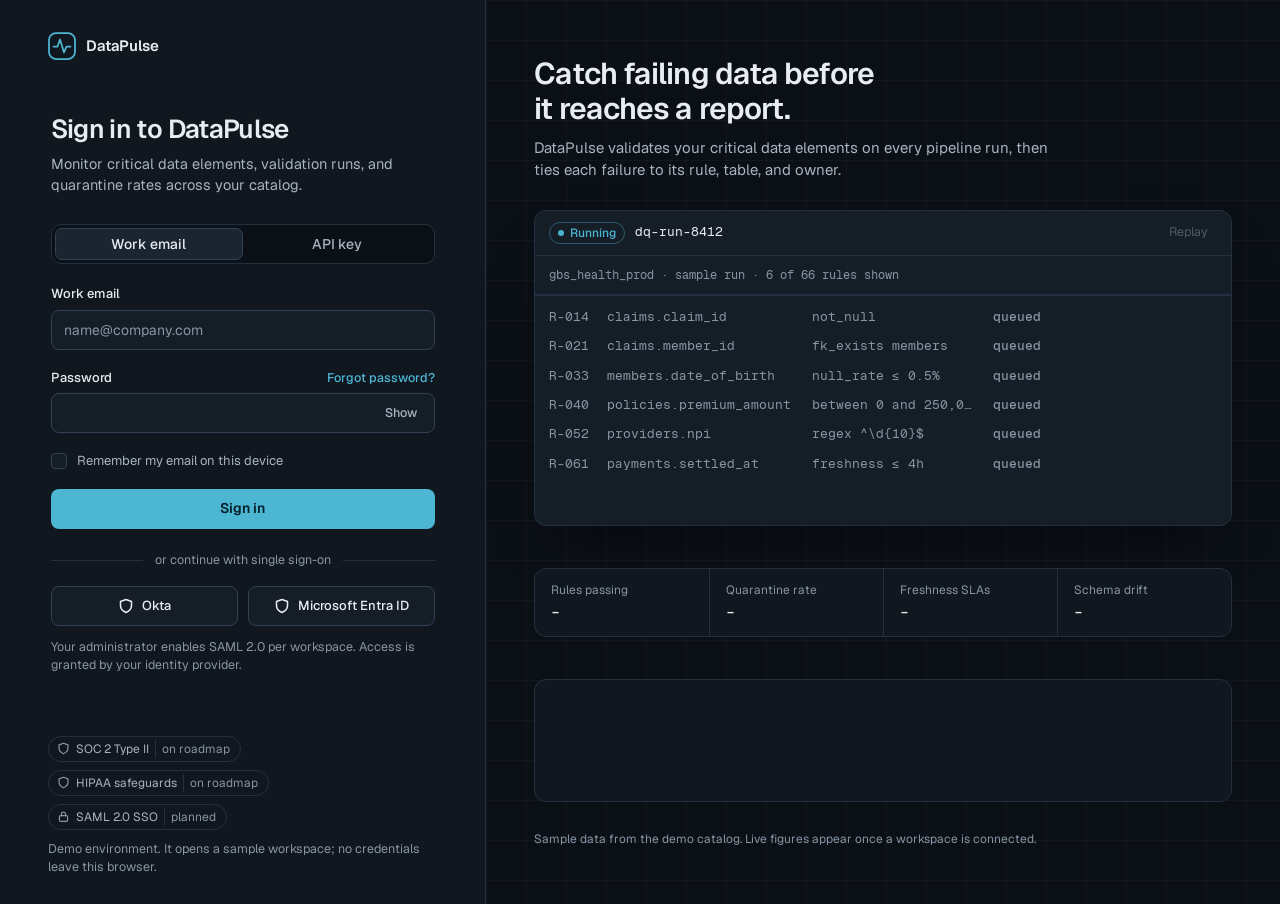
<file: frontend/index.html>
<!doctype html>
<html lang="en">
<head>
  <meta charset="utf-8">
  <meta name="viewport" content="width=device-width, initial-scale=1">
  <title>Sign in · DataPulse</title>
  <meta name="description" content="Sign in to DataPulse to monitor critical data elements, validation runs, and data quality incidents.">
  <meta name="color-scheme" content="dark">
  <meta name="theme-color" content="#10171e">
  <meta name="robots" content="noindex">
  <meta http-equiv="Content-Security-Policy" content="default-src 'none'; script-src 'self'; style-src 'self'; font-src 'self'; img-src 'self' data:; connect-src 'self'; base-uri 'none'; form-action 'self'">
  <link rel="icon" href="data:image/svg+xml,%3Csvg xmlns='http://www.w3.org/2000/svg' viewBox='0 0 32 32'%3E%3Crect x='1.5' y='1.5' width='29' height='29' rx='8' fill='%2310171e' stroke='%234db6d3' stroke-width='2'/%3E%3Cpath d='M6 16h5l3-8 4 16 3-8h5' fill='none' stroke='%234db6d3' stroke-width='2.4' stroke-linecap='round' stroke-linejoin='round'/%3E%3C/svg%3E">
  <link rel="preload" href="assets/fonts/Geist-Variable.woff2" as="font" type="font/woff2" crossorigin>
  <link rel="stylesheet" href="assets/css/base.css">
  <link rel="stylesheet" href="assets/css/login.css">
</head>
<body>
  <div class="shell">

    <!-- Authentication -->
    <section class="auth">
      <a class="brand" href="./" aria-label="DataPulse">
        <svg viewBox="0 0 28 28" fill="none" stroke="currentColor" stroke-width="1.75" stroke-linecap="round" stroke-linejoin="round" aria-hidden="true">
          <rect x="1" y="1" width="26" height="26" rx="7"/>
          <path d="M5.5 14.5h4l2.5-7 4 13 2.5-6h4"/>
        </svg>
        DataPulse
      </a>

      <main class="auth-main">
        <div class="auth-card">
          <h1>Sign in to DataPulse</h1>
          <p class="lede">Monitor critical data elements, validation runs, and quarantine rates across your catalog.</p>

          <div class="seg" id="seg" data-active="email" role="tablist" aria-label="Sign-in method">
            <button class="seg-tab" id="tab-email" type="button" role="tab" aria-selected="true" aria-controls="panel-email">Work email</button>
            <button class="seg-tab" id="tab-key" type="button" role="tab" aria-selected="false" aria-controls="panel-key" tabindex="-1">API key</button>
          </div>

          <div id="banner-slot" aria-live="polite"></div>

          <!-- Work email -->
          <form class="form" id="panel-email" role="tabpanel" aria-labelledby="tab-email" novalidate>
            <div class="field" data-field="email">
              <label for="email">Work email</label>
              <div class="control">
                <input class="input has-adorn" id="email" name="email" type="email" inputmode="email" autocomplete="username" autocapitalize="none" spellcheck="false" placeholder="name@company.com" aria-describedby="email-msg" required>
                <span class="adorn adorn-ok" aria-hidden="true">
                  <svg viewBox="0 0 16 16" fill="none" stroke="currentColor" stroke-width="1.8" stroke-linecap="round" stroke-linejoin="round"><path d="M3.5 8.5l3 3 6-7"/></svg>
                </span>
              </div>
              <p class="msg" id="email-msg"></p>
            </div>

            <div class="field" data-field="password">
              <div class="label-row">
                <label for="password">Password</label>
                <button class="link" type="button" id="forgot">Forgot password?</button>
              </div>
              <div class="control">
                <input class="input has-adorn" id="password" name="password" type="password" autocomplete="current-password" aria-describedby="password-msg caps-msg" required>
                <span class="adorn">
                  <button class="reveal" type="button" data-reveal="password" aria-controls="password" aria-pressed="false" aria-label="Show password">Show</button>
                </span>
              </div>
              <p class="msg" id="password-msg"></p>
              <p class="msg msg-caps" id="caps-msg" hidden>Caps Lock is on.</p>
            </div>

            <label class="check">
              <input type="checkbox" id="remember" name="remember">
              <span>Remember my email on this device</span>
            </label>

            <button class="btn btn-primary" type="submit" data-submit>
              <span class="btn-label">Sign in</span>
            </button>
          </form>

          <!-- API key -->
          <form class="form" id="panel-key" role="tabpanel" aria-labelledby="tab-key" novalidate hidden>
            <div class="field" data-field="workspace">
              <label for="workspace">Workspace</label>
              <div class="control">
                <input class="input mono has-adorn" id="workspace" name="workspace" type="text" autocomplete="organization" autocapitalize="none" spellcheck="false" placeholder="gbs-health-prod" aria-describedby="workspace-msg" required>
                <span class="adorn adorn-ok" aria-hidden="true">
                  <svg viewBox="0 0 16 16" fill="none" stroke="currentColor" stroke-width="1.8" stroke-linecap="round" stroke-linejoin="round"><path d="M3.5 8.5l3 3 6-7"/></svg>
                </span>
              </div>
              <p class="msg" id="workspace-msg" data-hint="Lowercase letters, numbers, and hyphens."></p>
            </div>

            <div class="field" data-field="apikey">
              <label for="apikey">API key</label>
              <div class="control">
                <input class="input mono has-adorn" id="apikey" name="apikey" type="password" autocomplete="off" autocapitalize="none" spellcheck="false" placeholder="dp_live_xxxxxxxxxxxxxxxx" aria-describedby="apikey-msg" required>
                <span class="adorn">
                  <button class="reveal" type="button" data-reveal="apikey" aria-controls="apikey" aria-pressed="false" aria-label="Show API key">Show</button>
                </span>
              </div>
              <p class="msg" id="apikey-msg" data-hint="Create keys under Settings, API access. Each key is scoped to one workspace."></p>
            </div>

            <button class="btn btn-primary" type="submit" data-submit>
              <span class="btn-label">Sign in with API key</span>
            </button>
          </form>

          <div id="sso-block">
            <div class="divider">or continue with single sign-on</div>
            <div class="sso-grid">
              <button class="btn btn-secondary" type="button" data-sso="Okta">
                <svg viewBox="0 0 16 16" fill="none" stroke="currentColor" stroke-width="1.5" stroke-linecap="round" stroke-linejoin="round" aria-hidden="true"><path d="M8 1.5l5.5 2v4c0 3.2-2.3 5.6-5.5 7-3.2-1.4-5.5-3.8-5.5-7v-4l5.5-2z"/></svg>
                <span class="btn-label">Okta</span>
              </button>
              <button class="btn btn-secondary" type="button" data-sso="Microsoft Entra ID">
                <svg viewBox="0 0 16 16" fill="none" stroke="currentColor" stroke-width="1.5" stroke-linecap="round" stroke-linejoin="round" aria-hidden="true"><path d="M8 1.5l5.5 2v4c0 3.2-2.3 5.6-5.5 7-3.2-1.4-5.5-3.8-5.5-7v-4l5.5-2z"/></svg>
                <span class="btn-label">Microsoft Entra ID</span>
              </button>
            </div>
            <p class="fine">Your administrator enables SAML 2.0 per workspace. Access is granted by your identity provider.</p>
          </div>
        </div>
      </main>

      <footer class="auth-foot">
        <ul class="assurances" aria-label="Security and compliance status">
          <li>
            <svg viewBox="0 0 16 16" fill="none" stroke="currentColor" stroke-width="1.5" stroke-linecap="round" stroke-linejoin="round" aria-hidden="true"><path d="M8 1.5l5.5 2v4c0 3.2-2.3 5.6-5.5 7-3.2-1.4-5.5-3.8-5.5-7v-4l5.5-2z"/></svg>
            SOC 2 Type II <em>on roadmap</em>
          </li>
          <li>
            <svg viewBox="0 0 16 16" fill="none" stroke="currentColor" stroke-width="1.5" stroke-linecap="round" stroke-linejoin="round" aria-hidden="true"><path d="M8 1.5l5.5 2v4c0 3.2-2.3 5.6-5.5 7-3.2-1.4-5.5-3.8-5.5-7v-4l5.5-2z"/></svg>
            HIPAA safeguards <em>on roadmap</em>
          </li>
          <li>
            <svg viewBox="0 0 16 16" fill="none" stroke="currentColor" stroke-width="1.5" stroke-linecap="round" stroke-linejoin="round" aria-hidden="true"><rect x="3" y="7" width="10" height="7" rx="1.5"/><path d="M5.5 7V5a2.5 2.5 0 015 0v2"/></svg>
            SAML 2.0 SSO <em>planned</em>
          </li>
        </ul>
        <p class="fine">Demo environment. It opens a sample workspace; no credentials leave this browser.</p>
      </footer>
    </section>

    <!-- Product preview -->
    <section class="hero" aria-label="Sample validation run">
      <div class="hero-inner">
        <div>
          <h2 class="hero-title">Catch failing data before it reaches a report.</h2>
          <p class="hero-sub">DataPulse validates your critical data elements on every pipeline run, then ties each failure to its rule, table, and owner.</p>
        </div>

        <div class="console">
          <div class="console-head">
            <div class="console-id">
              <span class="chip" id="chip" data-state="ready"><i></i><span id="chip-text">Ready</span></span>
              <span class="mono">dq-run-8412</span>
            </div>
            <button class="ghost" type="button" id="replay" disabled>Replay</button>
          </div>
          <p class="console-meta mono">gbs_health_prod · sample run · 6 of 66 rules shown</p>
          <div class="bar" id="bar"><i></i></div>
          <div class="rows" id="rows"></div>
          <div class="console-sum" id="sum"></div>
        </div>

        <dl class="health" id="health"></dl>

        <div class="alerts" id="alerts"></div>

        <p class="hero-note">Sample data from the demo catalog. Live figures appear once a workspace is connected.</p>
      </div>
    </section>

  </div>

  <script src="assets/js/login.js"></script>
  <script src="assets/js/hero.js"></script>
</body>
</html>
</file>
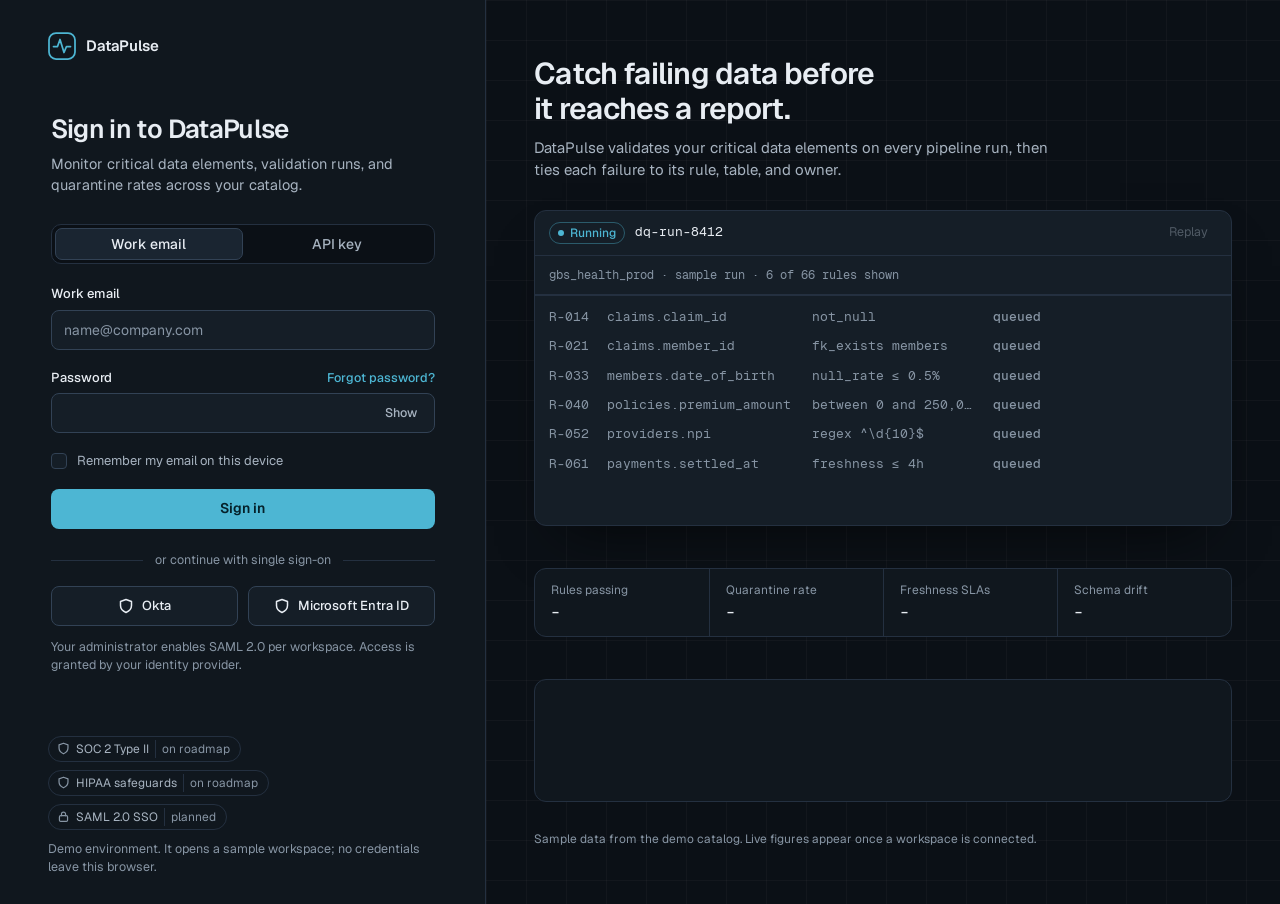
<file: frontend/app/index.html>
<!doctype html>
<html lang="en-GB">
<head>
  <meta charset="utf-8">
  <meta name="viewport" content="width=device-width, initial-scale=1">
  <title>DataPulse</title>
  <meta name="description" content="AI-driven discovery of critical and monitored data elements, with data quality rule suggestions on Databricks Unity Catalog.">
  <link rel="stylesheet" href="css/styles.css">
</head>
<body>
  <a class="skip" href="#main">Skip to content</a>

  <div class="app">
    <aside class="sidebar">
      <a class="brand" href="#/overview" aria-label="DataPulse home">
        <span class="brand-mark" aria-hidden="true">DP</span>
        <span class="brand-text"><strong>DataPulse</strong><span>AI-driven data element discovery</span></span>
      </a>
      <nav id="nav" aria-label="Main"></nav>
      <p class="side-foot">Sample data &middot; prototype<br>GBS Data &amp; Analytics &middot; Internal</p>
    </aside>

    <main id="main" class="main" tabindex="-1"></main>
  </div>

  <div id="scrim" class="scrim" hidden></div>
  <aside id="drawer" class="drawer" role="dialog" aria-modal="true" aria-labelledby="drawer-title" hidden></aside>

  <dialog id="reject-dialog" class="dialog" aria-labelledby="reject-title">
    <form id="reject-form">
      <h2 id="reject-title">Reject recommendation</h2>
      <p class="muted" id="reject-what"></p>
      <label class="field-block" for="reject-reason">Reason
        <select id="reject-reason" required></select>
      </label>
      <label class="field-block" for="reject-comment">Comment (optional)
        <textarea id="reject-comment" rows="3" maxlength="300"></textarea>
      </label>
      <div class="dialog-actions">
        <button type="button" class="btn btn-ghost" id="reject-cancel">Cancel</button>
        <button type="submit" class="btn btn-reject">Reject</button>
      </div>
    </form>
  </dialog>

  <div id="toast" class="toast" role="status" aria-live="polite"></div>

  <script src="js/account.js"></script>
  <script src="js/data.js"></script>
  <script src="js/core.js"></script>
  <script src="js/views/overview.js"></script>
  <script src="js/views/discover.js"></script>
  <script src="js/views/recommend.js"></script>
  <script src="js/views/rules.js"></script>
  <script src="js/views/review.js"></script>
  <script src="js/views/impact.js"></script>
  <script src="js/views/ask.js"></script>
  <script src="js/logs.js"></script>
  <script src="js/copilot.js"></script>
  <script src="js/app.js"></script>
</body>
</html>
</file>
<file: frontend/assets/css/base.css>
/*
 * DataPulse design tokens and base styles.
 * Fonts are self-hosted (Geist and Geist Mono, SIL Open Font License, see assets/fonts/OFL.txt),
 * so the page makes no third-party requests.
 */

@font-face {
  font-family: "Geist";
  src: url("../fonts/Geist-Variable.woff2") format("woff2");
  font-weight: 100 900;
  font-style: normal;
  font-display: swap;
}
@font-face {
  font-family: "Geist Mono";
  src: url("../fonts/GeistMono-Regular.woff2") format("woff2");
  font-weight: 400;
  font-style: normal;
  font-display: swap;
}
@font-face {
  font-family: "Geist Mono";
  src: url("../fonts/GeistMono-Medium.woff2") format("woff2");
  font-weight: 500;
  font-style: normal;
  font-display: swap;
}

:root {
  color-scheme: dark;

  /* Surfaces (slate) */
  --bg: #0b1016;
  --panel: #10171e;
  --raised: #151e27;
  --raised-2: #1a2531;
  --line: #243040;
  --line-strong: #324255;

  /* Text. Contrast against --panel: text 15.6, text-2 7.9, text-3 5.1 */
  --text: #e8edf3;
  --text-2: #a7b3c0;
  --text-3: #8795a4;

  /* Brand and status */
  --accent: #4db6d3;
  --accent-hover: #6cc8e2;
  --accent-ink: #05212a;
  --ok: #46d392;
  --warn: #f2b93b;
  --err: #f77f76;
  --info: #7fb2f0;

  --ring: 0 0 0 3px rgb(77 182 211 / 0.32);
  --radius: 8px;
  --radius-lg: 12px;

  --font: "Geist", "Inter", ui-sans-serif, system-ui, -apple-system, "Segoe UI", Roboto, sans-serif;
  --mono: "Geist Mono", "JetBrains Mono", ui-monospace, "SF Mono", Menlo, Consolas, monospace;

  --ease: cubic-bezier(0.2, 0.7, 0.2, 1);
}

*,
*::before,
*::after { box-sizing: border-box; }

html { -webkit-text-size-adjust: 100%; text-size-adjust: 100%; }

body {
  margin: 0;
  background: var(--bg);
  color: var(--text);
  font-family: var(--font);
  font-size: 14px;
  line-height: 1.5;
  font-feature-settings: "ss01", "cv11";
  -webkit-font-smoothing: antialiased;
  -moz-osx-font-smoothing: grayscale;
  text-rendering: optimizeLegibility;
}

h1, h2, h3, p, ul { margin: 0; }
ul { padding: 0; list-style: none; }
button, input { font: inherit; color: inherit; }
button { cursor: pointer; }
[hidden] { display: none !important; }

:focus { outline: none; }
:focus-visible { outline: 2px solid var(--accent); outline-offset: 2px; border-radius: 4px; }

.sr-only {
  position: absolute;
  width: 1px;
  height: 1px;
  margin: -1px;
  padding: 0;
  overflow: hidden;
  clip: rect(0 0 0 0);
  white-space: nowrap;
  border: 0;
}

.mono { font-family: var(--mono); font-feature-settings: "calt" 0; }

@media (prefers-reduced-motion: reduce) {
  *, *::before, *::after {
    animation-duration: 0.001ms !important;
    animation-iteration-count: 1 !important;
    transition-duration: 0.001ms !important;
    scroll-behavior: auto !important;
  }
}
</file>
<file: frontend/assets/css/login.css>
/* Login screen. Tokens live in base.css. */

/* ---- Shell ---- */
.shell {
  min-height: 100vh;
  min-height: 100dvh;
  display: grid;
  grid-template-columns: minmax(0, 1fr);
}

@media (min-width: 1024px) {
  .shell { grid-template-columns: minmax(440px, 38%) minmax(0, 1fr); }
}

/* ---- Auth column ---- */
.auth {
  display: flex;
  flex-direction: column;
  min-height: 100vh;
  min-height: 100dvh;
  padding: 28px 24px 24px;
  background: var(--panel);
}

@media (min-width: 640px) { .auth { padding: 32px 48px 28px; } }
@media (min-width: 1024px) { .auth { border-right: 1px solid var(--line); } }

.brand {
  display: inline-flex;
  align-items: center;
  gap: 10px;
  align-self: flex-start;
  color: var(--text);
  text-decoration: none;
  font-weight: 600;
  font-size: 15px;
  letter-spacing: -0.01em;
}
.brand svg { width: 28px; height: 28px; color: var(--accent); flex: none; }

.auth-main {
  flex: 1;
  display: flex;
  align-items: center;
  padding: 40px 0;
}

.auth-card { width: 100%; max-width: 384px; margin: 0 auto; }

.auth-card h1 {
  font-size: 26px;
  line-height: 1.2;
  font-weight: 600;
  letter-spacing: -0.025em;
}

.lede {
  margin-top: 8px;
  color: var(--text-2);
  font-size: 14.5px;
}

/* ---- Method switch ---- */
.seg {
  position: relative;
  display: grid;
  grid-template-columns: 1fr 1fr;
  margin-top: 28px;
  padding: 3px;
  background: var(--bg);
  border: 1px solid var(--line);
  border-radius: 10px;
}
.seg::before {
  content: "";
  position: absolute;
  top: 3px;
  bottom: 3px;
  left: 3px;
  width: calc(50% - 3px);
  background: var(--raised-2);
  border: 1px solid var(--line-strong);
  border-radius: 7px;
  transition: transform 0.22s var(--ease);
}
.seg[data-active="key"]::before { transform: translateX(100%); }

.seg-tab {
  position: relative;
  z-index: 1;
  height: 32px;
  border: 0;
  background: transparent;
  color: var(--text-2);
  font-weight: 500;
  border-radius: 7px;
  transition: color 0.15s;
}
.seg-tab:hover { color: var(--text); }
.seg-tab[aria-selected="true"] { color: var(--text); }
.seg-tab:focus-visible { outline-offset: 0; }

/* ---- Status banner ---- */
.banner {
  display: flex;
  gap: 10px;
  align-items: flex-start;
  margin-top: 20px;
  padding: 10px 12px;
  border: 1px solid var(--line-strong);
  border-radius: var(--radius);
  background: var(--raised);
  color: var(--text-2);
  font-size: 13px;
  line-height: 1.45;
}
.banner svg { width: 16px; height: 16px; margin-top: 1px; flex: none; }
.banner[data-tone="error"] { border-color: rgb(247 127 118 / 0.45); background: rgb(247 127 118 / 0.08); color: var(--text); }
.banner[data-tone="error"] svg { color: var(--err); }
.banner[data-tone="info"] svg { color: var(--info); }
.banner[data-tone="ok"] svg { color: var(--ok); }

/* ---- Forms ---- */
.form { margin-top: 20px; display: grid; gap: 18px; }

.field { display: grid; gap: 6px; }

.label-row {
  display: flex;
  align-items: baseline;
  justify-content: space-between;
  gap: 12px;
}
.field label, .label-row label {
  font-size: 13px;
  font-weight: 500;
  color: var(--text);
}

.control { position: relative; }

.input {
  width: 100%;
  height: 40px;
  padding: 0 12px;
  background: var(--raised);
  border: 1px solid var(--line-strong);
  border-radius: var(--radius);
  color: var(--text);
  font-size: 14px;
  transition: border-color 0.15s, box-shadow 0.15s, background-color 0.15s;
}
.input::placeholder { color: var(--text-3); }
.input:hover { border-color: #41546a; }
.input:focus { border-color: var(--accent); box-shadow: var(--ring); background: var(--raised-2); outline: none; }
.input.mono { font-family: var(--mono); font-size: 13px; letter-spacing: 0.01em; }
.input.has-adorn { padding-right: 64px; }

.field[data-state="invalid"] .input { border-color: var(--err); }
.field[data-state="invalid"] .input:focus { box-shadow: 0 0 0 3px rgb(247 127 118 / 0.28); }

.adorn {
  position: absolute;
  top: 0;
  right: 0;
  height: 100%;
  display: flex;
  align-items: center;
  padding-right: 10px;
}
.adorn-ok { color: var(--ok); opacity: 0; transition: opacity 0.15s; pointer-events: none; }
.adorn-ok svg { width: 16px; height: 16px; }
.field[data-state="valid"] .adorn-ok { opacity: 1; }

.reveal {
  height: 26px;
  padding: 0 8px;
  margin-right: 0;
  border: 0;
  border-radius: 5px;
  background: transparent;
  color: var(--text-2);
  font-size: 12.5px;
  font-weight: 500;
}
.reveal:hover { color: var(--text); background: var(--raised-2); }
.reveal:focus-visible { outline-offset: 0; }

.msg { min-height: 0; font-size: 12.5px; line-height: 1.4; color: var(--text-3); }
.msg:empty { display: none; }
.field[data-state="invalid"] .msg { color: var(--err); }
.msg-caps { color: var(--warn); }

.link {
  padding: 0;
  border: 0;
  background: none;
  color: var(--accent);
  font-size: 12.5px;
  font-weight: 500;
  border-radius: 3px;
}
.link:hover { color: var(--accent-hover); text-decoration: underline; text-underline-offset: 3px; }

/* Checkbox */
.check {
  display: flex;
  align-items: center;
  gap: 10px;
  color: var(--text-2);
  font-size: 13px;
  user-select: none;
  cursor: pointer;
}
.check input {
  appearance: none;
  -webkit-appearance: none;
  flex: none;
  width: 16px;
  height: 16px;
  margin: 0;
  background: var(--raised);
  border: 1px solid var(--line-strong);
  border-radius: 4px;
  cursor: pointer;
  transition: background-color 0.15s, border-color 0.15s;
}
.check input:hover { border-color: #41546a; }
.check input:checked {
  background-color: var(--accent);
  border-color: var(--accent);
  background-image: url("data:image/svg+xml,%3Csvg xmlns='http://www.w3.org/2000/svg' viewBox='0 0 16 16' fill='none' stroke='%2305212a' stroke-width='2.2' stroke-linecap='round' stroke-linejoin='round'%3E%3Cpath d='M3.5 8.5l3 3 6-7'/%3E%3C/svg%3E");
  background-size: 12px;
  background-position: center;
  background-repeat: no-repeat;
}
.check input:focus-visible { outline: 2px solid var(--accent); outline-offset: 2px; }

/* ---- Buttons ---- */
.btn {
  display: inline-flex;
  align-items: center;
  justify-content: center;
  gap: 8px;
  height: 40px;
  padding: 0 16px;
  border: 1px solid transparent;
  border-radius: var(--radius);
  font-size: 14px;
  font-weight: 500;
  white-space: nowrap;
  transition: background-color 0.15s, border-color 0.15s, transform 0.08s, opacity 0.15s;
}
.btn:active:not(:disabled) { transform: translateY(1px); }
.btn:disabled { cursor: default; }
.btn svg { width: 16px; height: 16px; flex: none; }

.btn-primary { width: 100%; background: var(--accent); color: var(--accent-ink); font-weight: 600; }
.btn-primary:hover:not(:disabled) { background: var(--accent-hover); }
.btn-primary:disabled { opacity: 0.75; }
.btn-primary:focus-visible { outline: 2px solid var(--text); outline-offset: 2px; }

.btn-secondary { background: var(--raised); border-color: var(--line-strong); color: var(--text); }
.btn-secondary:hover:not(:disabled) { background: var(--raised-2); border-color: #41546a; }
.btn-secondary:disabled { opacity: 0.55; }

.spinner {
  width: 14px;
  height: 14px;
  border: 2px solid rgb(5 33 42 / 0.3);
  border-top-color: var(--accent-ink);
  border-radius: 50%;
  animation: spin 0.7s linear infinite;
}
.btn-secondary .spinner { border-color: rgb(231 237 243 / 0.25); border-top-color: var(--text); }
@keyframes spin { to { transform: rotate(360deg); } }

.divider {
  display: flex;
  align-items: center;
  gap: 12px;
  margin: 22px 0 16px;
  color: var(--text-3);
  font-size: 12.5px;
}
.divider::before, .divider::after { content: ""; flex: 1; height: 1px; background: var(--line); }

.sso-grid { display: grid; grid-template-columns: 1fr 1fr; gap: 10px; }
.sso-grid .btn { padding: 0 10px; font-size: 13px; }

.fine { margin-top: 12px; color: var(--text-3); font-size: 12.5px; line-height: 1.45; }

/* ---- Footer ---- */
.auth-foot { display: grid; gap: 10px; padding-top: 8px; }

.assurances { display: flex; flex-wrap: wrap; gap: 8px; }
.assurances li {
  display: inline-flex;
  align-items: center;
  gap: 6px;
  height: 26px;
  padding: 0 10px 0 8px;
  border: 1px solid var(--line);
  border-radius: 999px;
  color: var(--text-2);
  font-size: 12px;
  white-space: nowrap;
}
.assurances svg { width: 13px; height: 13px; color: var(--text-3); flex: none; }
.assurances em {
  font-style: normal;
  color: var(--text-3);
  padding-left: 6px;
  border-left: 1px solid var(--line);
}
.auth-foot .fine { margin-top: 0; }

/* ---- Hero ---- */
.hero { display: none; }

@media (min-width: 1024px) {
  .hero {
    display: flex;
    align-items: center;
    justify-content: center;
    padding: 56px 48px;
    background:
      linear-gradient(rgb(255 255 255 / 0.03) 1px, transparent 1px) 0 0 / 40px 40px,
      linear-gradient(90deg, rgb(255 255 255 / 0.03) 1px, transparent 1px) 0 0 / 40px 40px,
      var(--bg);
    overflow: hidden;
  }
}

.hero-inner { width: 100%; max-width: 820px; display: grid; gap: 28px; }

.hero-title {
  font-size: 30px;
  line-height: 1.18;
  font-weight: 600;
  letter-spacing: -0.03em;
  max-width: 18em;
  text-wrap: balance;
}
.hero-sub { margin-top: 10px; color: var(--text-2); font-size: 15px; max-width: 36em; }

/* Console */
.console {
  background: var(--raised);
  border: 1px solid var(--line);
  border-radius: var(--radius-lg);
  box-shadow: 0 28px 56px -28px rgb(0 0 0 / 0.7);
  overflow: hidden;
}

.console-head {
  display: flex;
  align-items: center;
  justify-content: space-between;
  gap: 12px;
  padding: 10px 14px;
  border-bottom: 1px solid var(--line);
}
.console-id { display: flex; align-items: center; gap: 10px; min-width: 0; font-size: 12.5px; color: var(--text-2); }
.console-id .mono { color: var(--text); }

.chip {
  display: inline-flex;
  align-items: center;
  gap: 6px;
  height: 22px;
  padding: 0 8px;
  border: 1px solid var(--line-strong);
  border-radius: 999px;
  font-size: 12px;
  font-weight: 500;
  color: var(--text-2);
  white-space: nowrap;
}
.chip i { width: 6px; height: 6px; border-radius: 50%; background: currentColor; }
.chip[data-state="running"] { color: var(--accent); border-color: rgb(77 182 211 / 0.4); }
.chip[data-state="running"] i { animation: pulse 1.2s ease-in-out infinite; }
.chip[data-state="failed"] { color: var(--err); border-color: rgb(247 127 118 / 0.4); }
.chip[data-state="ready"] { color: var(--text-2); }
@keyframes pulse { 50% { opacity: 0.25; } }

.ghost {
  height: 24px;
  padding: 0 8px;
  border: 1px solid transparent;
  border-radius: 6px;
  background: transparent;
  color: var(--text-2);
  font-size: 12.5px;
  transition: background-color 0.15s, color 0.15s;
}
.ghost:hover { background: var(--raised-2); color: var(--text); }
.ghost:disabled { opacity: 0.4; cursor: default; }

.console-meta {
  padding: 10px 14px 0;
  color: var(--text-3);
  font-size: 12px;
}

.bar { height: 2px; margin-top: 10px; background: var(--line); }
.bar i { display: block; height: 100%; width: var(--p, 0%); background: var(--accent); transition: width 0.4s var(--ease); }

.rows { padding: 6px 0; }
.row {
  display: grid;
  grid-template-columns: 44px minmax(120px, 1.15fr) minmax(112px, 1fr) minmax(0, 1.35fr);
  gap: 14px;
  align-items: baseline;
  padding: 5px 14px;
  font-family: var(--mono);
  font-size: 12.5px;
  line-height: 1.55;
  color: var(--text-2);
}
.row span { overflow: hidden; text-overflow: ellipsis; white-space: nowrap; }
.row .el { color: var(--text); }
.row .st { font-weight: 500; }
.row[data-state="pending"] { color: var(--text-3); }
.row[data-state="pending"] .el { color: var(--text-3); }
.row[data-state="running"] .st { color: var(--accent); }
.row[data-state="pass"] .st { color: var(--ok); }
.row[data-state="warn"] .st { color: var(--warn); }
.row[data-state="warn"] { background: rgb(242 185 59 / 0.06); }
.row[data-state="fail"] .st { color: var(--err); }
.row[data-state="fail"] { background: rgb(247 127 118 / 0.07); }
.row[data-state="warn"] .res, .row[data-state="fail"] .res { color: var(--text); }

.console-sum {
  display: flex;
  flex-wrap: wrap;
  gap: 4px 18px;
  padding: 10px 14px;
  border-top: 1px solid var(--line);
  font-size: 12.5px;
  color: var(--text-3);
  min-height: 41px;
  opacity: 0;
  transition: opacity 0.3s;
}
.console-sum.is-on { opacity: 1; }
.console-sum b { font-weight: 500; color: var(--text); font-family: var(--mono); }
.console-sum .ok { color: var(--ok); }
.console-sum .warn { color: var(--warn); }
.console-sum .err { color: var(--err); }

/* Pipeline health */
.health {
  display: grid;
  grid-template-columns: repeat(4, minmax(0, 1fr));
  border: 1px solid var(--line);
  border-radius: var(--radius-lg);
  background: var(--panel);
}
.health > div { padding: 12px 16px; }
.health > div + div { border-left: 1px solid var(--line); }
.health dt { color: var(--text-3); font-size: 12px; }
.health dd { margin: 2px 0 0; font-family: var(--mono); font-size: 15px; font-weight: 500; color: var(--text); }
.health dd small { color: var(--text-3); font-size: 12px; font-weight: 400; }

/* Alerts */
.alerts { border: 1px solid var(--line); border-radius: var(--radius-lg); background: var(--panel); overflow: hidden; }
.alert {
  display: grid;
  grid-template-columns: 54px minmax(0, 1fr) auto;
  gap: 14px;
  align-items: baseline;
  padding: 10px 16px;
  font-size: 13px;
  opacity: 0;
  transform: translateY(4px);
  transition: opacity 0.35s var(--ease), transform 0.35s var(--ease);
}
.alert + .alert { border-top: 1px solid var(--line); }
.alert.is-on { opacity: 1; transform: none; }
.alert .lvl { font-weight: 500; }
.alert .lvl[data-lvl="warn"] { color: var(--warn); }
.alert .lvl[data-lvl="info"] { color: var(--info); }
.alert .what { color: var(--text-2); min-width: 0; }
.alert .what strong { color: var(--text); font-weight: 500; }
.alert .what .mono { color: var(--text); font-size: 12.5px; }
.alert time { color: var(--text-3); font-family: var(--mono); font-size: 12px; white-space: nowrap; }

.hero-note { color: var(--text-3); font-size: 12px; }

@media (max-width: 1279px) {
  .row { grid-template-columns: 40px minmax(110px, 1fr) minmax(100px, 1fr) minmax(0, 1.1fr); gap: 10px; }
  .health { grid-template-columns: repeat(2, minmax(0, 1fr)); }
  .health > div:nth-child(3) { border-left: 0; }
  .health > div:nth-child(n + 3) { border-top: 1px solid var(--line); }
}

/* ---- Small screens ---- */
@media (max-width: 639px) {
  .auth-card h1 { font-size: 24px; }
  .input { font-size: 16px; }
  .input.mono { font-size: 14px; }
  .sso-grid { grid-template-columns: 1fr; }
}
</file>
<file: frontend/app/css/styles.css>
/* DataPulse front end. Palette follows the AI-Driven Data Element Discovery deck. */
:root {
  --navy: #1f3864;
  --navy-d: #172a4c;
  --teal: #2c7a94;
  --blue: #4a85be;
  --yellow: #f5b920;
  --yellow-t: #fff3cc;
  --yellow-d: #7a5600;
  --bg: #f7f8fa;
  --panel: #ffffff;
  --line: #d9dee3;
  --tint: #e8edf3;
  --text: #2b3138;
  --muted: #5b6572;
  --green: #17734a;
  --green-t: #e3f4ea;
  --red: #b3261e;
  --red-t: #fce8e6;
  --radius: 10px;
  --shadow: 0 1px 2px rgba(31, 56, 100, .06), 0 2px 8px rgba(31, 56, 100, .06);
  --font: Calibri, "Segoe UI", system-ui, -apple-system, Arial, sans-serif;
  --mono: ui-monospace, "SF Mono", Consolas, "Liberation Mono", monospace;
}

* { box-sizing: border-box; }
html { -webkit-text-size-adjust: 100%; }
body { margin: 0; font-family: var(--font); font-size: 16px; line-height: 1.5; color: var(--text); background: var(--bg); }
body.no-scroll { overflow: hidden; }
h1, h2, h3, h4 { color: var(--navy); line-height: 1.25; margin: 0; }
p { margin: 0 0 .75em; }
a { color: var(--teal); }
a:hover { color: var(--navy); }
button, input, select, textarea { font: inherit; color: inherit; }
:focus-visible { outline: 3px solid var(--blue); outline-offset: 2px; border-radius: 4px; }
.sr-only { position: absolute; width: 1px; height: 1px; overflow: hidden; clip: rect(0 0 0 0); white-space: nowrap; }
.skip { position: absolute; left: -999px; top: 8px; background: #fff; padding: 8px 12px; z-index: 100; border-radius: 6px; }
.skip:focus { left: 8px; }
.muted { color: var(--muted); }
.small { font-size: .875rem; }
.spacer { flex: 1; }
.num { text-align: right; font-variant-numeric: tabular-nums; }
.empty { color: var(--muted); padding: 24px; text-align: center; list-style: none; }

/* ---- Layout ---- */
.app { display: grid; grid-template-columns: 264px minmax(0, 1fr); min-height: 100vh; }
.sidebar { background: var(--navy); color: #fff; padding: 24px 16px; position: sticky; top: 0; height: 100vh; overflow-y: auto; display: flex; flex-direction: column; gap: 24px; }
.brand { display: flex; align-items: center; gap: 12px; text-decoration: none; color: #fff; padding: 0 8px; }
.brand:hover { color: #fff; }
.brand-mark { width: 44px; height: 44px; background: #fff; color: var(--blue); font-weight: 700; display: grid; place-items: center; border-radius: 4px; letter-spacing: .02em; flex: none; }
.brand-text { display: flex; flex-direction: column; line-height: 1.2; }
.brand-text strong { font-size: 1.2rem; }
.brand-text span { font-size: .78rem; opacity: .8; }
.nav-group + .nav-group { margin-top: 20px; }
.nav-h { margin: 0 8px 6px; font-size: .72rem; text-transform: uppercase; letter-spacing: .14em; opacity: .7; }
.sidebar ul { list-style: none; margin: 0; padding: 0; display: grid; gap: 2px; }
.nav-link { display: flex; align-items: center; gap: 12px; padding: 10px 12px; border-radius: 8px; color: #fff; text-decoration: none; }
.nav-link:hover { background: rgba(255, 255, 255, .1); color: #fff; }
.nav-link.is-active { background: rgba(255, 255, 255, .16); font-weight: 700; }
.nav-n { width: 24px; height: 24px; border-radius: 50%; border: 1.5px solid rgba(255, 255, 255, .6); display: grid; place-items: center; font-size: .8rem; flex: none; }
.nav-n-empty { border-color: transparent; }
.nav-n-empty::after { content: ""; width: 6px; height: 6px; border-radius: 50%; background: rgba(255, 255, 255, .6); }
.nav-link.is-active .nav-n-empty { background: transparent; border-color: transparent; }
.nav-link.is-active .nav-n-empty::after { background: var(--yellow); }
.nav-link.is-active .nav-n { background: var(--yellow); border-color: var(--yellow); color: var(--navy); }
.nav-count { margin-left: auto; background: var(--yellow); color: var(--navy); font-size: .75rem; font-weight: 700; border-radius: 999px; padding: 1px 8px; }
.side-foot { margin: auto 8px 0; font-size: .75rem; opacity: .7; }
.sidebar :focus-visible { outline-color: var(--yellow); }

.main { padding: 32px 40px 64px; max-width: 1240px; width: 100%; outline: none; }
.page-head { margin-bottom: 24px; }
.page-head h1 { font-size: 2rem; outline: none; }
.sub { color: var(--navy); font-weight: 600; margin: 4px 0 0; }
.section-h { font-size: 1.25rem; margin: 32px 0 4px; }
.section-sub { color: var(--muted); margin-bottom: 12px; }
.note { background: var(--tint); border-radius: 8px; padding: 10px 14px; margin: 12px 0 16px; font-size: .94rem; }

/* ---- Cards and grids ---- */
.card { background: var(--panel); border: 1px solid var(--line); border-radius: var(--radius); padding: 20px; box-shadow: var(--shadow); margin-bottom: 16px; }
.card h3, .card-h { font-size: 1.1rem; margin-bottom: 8px; }
.card p:last-child { margin-bottom: 0; }
.card-link { display: block; text-decoration: none; color: inherit; transition: transform .15s, box-shadow .15s; }
.card-link:hover { transform: translateY(-2px); box-shadow: 0 4px 14px rgba(31, 56, 100, .14); color: inherit; }
.card-cta { color: var(--teal); font-weight: 600; }
.grid-2 { display: grid; grid-template-columns: repeat(2, minmax(0, 1fr)); gap: 16px; }
.grid-3 { display: grid; grid-template-columns: repeat(3, minmax(0, 1fr)); gap: 16px; }

.flow { display: grid; grid-template-columns: repeat(4, minmax(0, 1fr)); gap: 20px; margin-top: 12px; }
.step { position: relative; display: flex; flex-direction: column; gap: 10px; padding: 20px; color: #fff; text-decoration: none; border-radius: var(--radius); min-height: 200px; }
.step:hover { color: #fff; filter: brightness(1.08); }
.step-navy { background: var(--navy); }
.step-teal { background: var(--teal); }
.step h3 { color: #fff; font-size: 1.2rem; display: flex; align-items: center; gap: 10px; }
.step-n { display: inline-grid; place-items: center; width: 28px; height: 28px; border-radius: 50%; background: var(--yellow); color: var(--navy); font-size: .9rem; }
.step p { margin: 0; font-size: .95rem; opacity: .95; }
.step .step-stat { margin-top: auto; font-weight: 700; font-size: 1rem; }
.step:not(:last-child)::after { content: ""; position: absolute; right: -16px; top: 50%; border: 8px solid transparent; border-left: 10px solid var(--navy); transform: translateY(-50%); }

.tiers { display: flex; flex-wrap: wrap; gap: 8px 24px; align-items: center; background: var(--panel); border: 1px solid var(--line); border-radius: var(--radius); padding: 14px 18px; margin-top: 24px; }
.tiers span { display: inline-flex; align-items: center; gap: 8px; }

.tiles { display: grid; grid-template-columns: repeat(auto-fit, minmax(150px, 1fr)); gap: 12px; margin-bottom: 16px; }
.tile { background: var(--panel); border: 1px solid var(--line); border-radius: var(--radius); padding: 14px 16px; display: flex; flex-direction: column; box-shadow: var(--shadow); }
.tile-n { font-size: 2rem; font-weight: 700; color: var(--navy); line-height: 1.1; }
.tile-l { color: var(--muted); font-size: .9rem; }
.progress { height: 8px; background: var(--tint); border-radius: 999px; overflow: hidden; margin-bottom: 20px; }
.progress span { display: block; height: 100%; background: var(--teal); }

/* ---- Badges, tags, status ---- */
.badge { display: inline-block; padding: 2px 10px; border-radius: 999px; font-size: .8rem; font-weight: 700; white-space: nowrap; }
.badge-critical { background: var(--navy); color: #fff; }
.badge-monitored { background: var(--teal); color: #fff; }
.badge-none { background: var(--tint); color: var(--muted); }
.badge-basic { background: #dfeaf6; color: #214e7f; }
.badge-intermediate { background: #d9eef3; color: #17566a; }
.badge-advanced { background: var(--yellow-t); color: var(--yellow-d); }
.badge-reg { background: var(--yellow-t); color: var(--yellow-d); }
.badge-ops { background: var(--tint); color: var(--muted); }
.tag { display: inline-block; background: var(--tint); color: var(--navy); border-radius: 6px; padding: 1px 8px; font-size: .8rem; margin: 0 4px 2px 0; }
.status { display: inline-block; font-size: .85rem; font-weight: 600; padding: 2px 10px; border-radius: 999px; white-space: nowrap; }
.status-pending { background: var(--tint); color: var(--muted); }
.status-approved { background: var(--green-t); color: var(--green); }
.status-rejected { background: var(--red-t); color: var(--red); }

/* ---- Buttons and form controls ---- */
.btn { border: 1px solid transparent; border-radius: 8px; padding: 8px 16px; cursor: pointer; font-weight: 600; background: var(--tint); color: var(--navy); transition: background .15s; }
.btn:hover { background: #dbe3ec; }
.btn-sm { padding: 4px 12px; font-size: .875rem; }
.btn-primary { background: var(--navy); color: #fff; }
.btn-primary:hover { background: var(--navy-d); }
.btn-accept { background: #fff; border-color: var(--green); color: var(--green); }
.btn-accept:hover { background: var(--green-t); }
.btn-reject { background: #fff; border-color: var(--red); color: var(--red); }
.btn-reject:hover { background: var(--red-t); }
.btn-ghost { background: transparent; border-color: var(--line); color: var(--navy); }
.btn-ghost:hover { background: var(--tint); }
.btn-icon { width: 36px; height: 36px; padding: 0; font-size: 1.4rem; line-height: 1; }
.link-btn { background: none; border: 0; padding: 0; color: var(--navy); font-weight: 700; cursor: pointer; text-align: left; text-decoration: underline; text-decoration-color: var(--blue); text-underline-offset: 3px; }
.link-btn:hover { color: var(--teal); }
.chip { background: #fff; border: 1px solid var(--line); border-radius: 999px; padding: 3px 12px; cursor: pointer; color: var(--navy); font-size: .875rem; }
.chip:hover { background: var(--tint); }
.chip-ask { text-align: left; }
.chips { display: flex; flex-wrap: wrap; gap: 6px; align-items: center; margin-top: 8px; }
.field { display: block; }
.field-wide { min-width: 280px; }
.field-l { display: block; font-size: .85rem; color: var(--muted); margin-bottom: 2px; }
input[type="search"], input[type="text"], select, textarea { border: 1px solid #aeb7c2; border-radius: 8px; padding: 8px 12px; background: #fff; min-height: 40px; max-width: 100%; }
select { padding-right: 28px; }
.field-block { display: block; margin: 14px 0; font-weight: 600; }
.field-block select, .field-block textarea { display: block; width: 100%; margin-top: 4px; font-weight: 400; }

.toolbar { display: flex; flex-wrap: wrap; gap: 12px; align-items: flex-end; justify-content: space-between; margin-bottom: 12px; }
.toolbar-right { display: flex; flex-wrap: wrap; gap: 8px; align-items: center; }
.filters { display: flex; flex-wrap: wrap; gap: 8px; }
.filter { border: 1px solid var(--line); background: #fff; border-radius: 999px; padding: 6px 14px; cursor: pointer; font-weight: 600; color: var(--navy); }
.filter:hover { background: var(--tint); }
.filter.is-on { background: var(--navy); border-color: var(--navy); color: #fff; }
.count { opacity: .75; font-weight: 400; margin-left: 2px; }

/* ---- Tables ---- */
.table-wrap { background: var(--panel); border: 1px solid var(--line); border-radius: var(--radius); overflow-x: auto; box-shadow: var(--shadow); }
table.data { width: 100%; border-collapse: collapse; }
table.data th { text-align: left; font-size: .78rem; text-transform: uppercase; letter-spacing: .05em; color: var(--muted); padding: 12px 12px; background: #fbfcfd; border-bottom: 1px solid var(--line); white-space: nowrap; }
table.data th.num { text-align: right; }
table.data td { padding: 12px 12px; border-bottom: 1px solid var(--tint); vertical-align: top; }
table.data tbody tr:last-child td { border-bottom: 0; }
table.data tbody tr:hover { background: #fafbfc; }
td.reason { min-width: 200px; max-width: 300px; font-size: .94rem; }
td.actions { min-width: 76px; }
td.actions .btn { display: block; width: 100%; }
td.actions .btn + .btn { margin-top: 6px; }
.score-cell { display: flex; align-items: center; gap: 10px; min-width: 104px; }
.score-cell strong { width: 28px; text-align: right; color: var(--navy); }
.meter, .bd-bar { height: 8px; background: var(--tint); border-radius: 999px; overflow: hidden; flex: 1; min-width: 60px; }
.meter span, .bd-bar span { display: block; height: 100%; background: var(--teal); border-radius: 999px; }

/* ---- Split pages (Read, Approve) ---- */
.split { display: grid; grid-template-columns: 240px minmax(0, 1fr); gap: 20px; align-items: start; }
.split-wide { grid-template-columns: minmax(0, 1fr) 300px; }
.split-main { min-width: 0; }
.tbl-list { background: var(--panel); border: 1px solid var(--line); border-radius: var(--radius); padding: 12px; box-shadow: var(--shadow); position: sticky; top: 16px; }
.tbl-list ul { list-style: none; margin: 0; padding: 0; display: grid; gap: 4px; }
.side-h { font-size: .8rem; letter-spacing: .04em; color: var(--muted); margin: 0 8px 8px; word-break: break-all; }
.tbl-btn { width: 100%; text-align: left; background: transparent; border: 0; padding: 8px 10px; border-radius: 8px; cursor: pointer; display: flex; flex-direction: column; }
.tbl-btn:hover { background: var(--tint); }
.tbl-btn.is-selected { background: var(--navy); color: #fff; }
.tbl-name { font-weight: 700; }
.tbl-meta { font-size: .8rem; opacity: .8; }
.facts { display: flex; flex-wrap: wrap; gap: 8px 32px; margin: 12px 0; }
.facts dt { font-size: .78rem; text-transform: uppercase; letter-spacing: .06em; color: var(--muted); }
.facts dd { margin: 0; font-weight: 600; color: var(--navy); }
.facts.compact { gap: 8px 24px; }
.lineage-row { display: flex; flex-wrap: wrap; gap: 6px; align-items: center; margin-top: 8px; }
.lineage-label { width: 92px; font-size: .8rem; text-transform: uppercase; letter-spacing: .06em; color: var(--muted); }
.side-card { position: sticky; top: 16px; }
.stack { display: grid; gap: 8px; margin-top: 12px; }

.tabs { display: flex; gap: 4px; border-bottom: 1px solid var(--line); margin-bottom: 12px; }
.tab { border: 0; background: transparent; padding: 10px 16px; cursor: pointer; font-weight: 600; color: var(--muted); border-bottom: 3px solid transparent; margin-bottom: -1px; }
.tab.is-on { color: var(--navy); border-bottom-color: var(--yellow); }
.queue { list-style: none; margin: 0; padding: 0; background: var(--panel); border: 1px solid var(--line); border-radius: var(--radius); box-shadow: var(--shadow); }
.queue-item { display: flex; gap: 16px; justify-content: space-between; align-items: center; padding: 12px 16px; border-bottom: 1px solid var(--tint); }
.queue-item:last-child { border-bottom: 0; }
.queue-more { padding: 12px 16px; }
.plain { list-style: none; margin: 0; padding: 0; display: grid; gap: 6px; }
.plain li { display: flex; justify-content: space-between; gap: 12px; align-items: center; }

/* ---- Rules ---- */
.rule-group { margin-bottom: 28px; }
.group-h { font-size: 1.1rem; display: flex; flex-wrap: wrap; align-items: center; gap: 8px; margin-bottom: 10px; }
.rule { background: var(--panel); border: 1px solid var(--line); border-radius: var(--radius); padding: 16px 18px; margin-bottom: 12px; box-shadow: var(--shadow); }
.rule header { display: flex; justify-content: space-between; align-items: center; gap: 12px; margin-bottom: 4px; }
.rule h4 { font-size: 1rem; }
.rule footer { display: flex; flex-wrap: wrap; align-items: center; gap: 8px; }
.code { background: #0f1b33; color: #e6edf7; border-radius: 8px; padding: 12px 14px; font-family: var(--mono); font-size: .82rem; line-height: 1.55; overflow-x: auto; margin: 8px 0 12px; white-space: pre; }

/* ---- Drawer and dialog ---- */
.scrim { position: fixed; inset: 0; background: rgba(23, 42, 76, .4); z-index: 40; }
.drawer { position: fixed; top: 0; right: 0; bottom: 0; width: min(540px, 100%); background: var(--panel); z-index: 50; box-shadow: -8px 0 32px rgba(23, 42, 76, .25); overflow-y: auto; transform: translateX(100%); transition: transform .22s ease; display: flex; flex-direction: column; }
.drawer.open { transform: none; }
.drawer[hidden], .scrim[hidden] { display: none; }
.drawer-head { display: flex; justify-content: space-between; gap: 12px; padding: 20px 24px 12px; border-bottom: 1px solid var(--line); position: sticky; top: 0; background: var(--panel); z-index: 1; }
.drawer-head h2 { font-size: 1.4rem; word-break: break-word; }
.drawer-head p { margin: 2px 0 0; font-size: .9rem; word-break: break-all; }
.drawer-body { padding: 8px 24px 32px; }
.drawer-body h3 { font-size: 1rem; margin: 22px 0 8px; text-transform: uppercase; letter-spacing: .06em; font-size: .85rem; color: var(--muted); }
.drawer-body h4 { margin: 14px 0 6px; font-size: .95rem; }
.drawer-summary { display: flex; flex-wrap: wrap; gap: 8px 28px; align-items: center; margin-top: 12px; }
.big { font-size: 1.9rem; font-weight: 700; color: var(--navy); }
.breakdown { list-style: none; margin: 0; padding: 0; display: grid; gap: 14px; }
.bd-head { display: flex; justify-content: space-between; font-weight: 600; }
.bd-bar { margin: 4px 0; flex: none; }
.bd-foot { display: flex; justify-content: space-between; gap: 12px; align-items: baseline; }
.bd-foot .small { max-width: 68%; }
.tier-counts { display: flex; flex-wrap: wrap; gap: 8px 16px; }
.drawer-actions { display: flex; align-items: center; gap: 8px; }

.dialog { border: 0; border-radius: 12px; padding: 24px; width: min(440px, calc(100% - 32px)); box-shadow: 0 16px 48px rgba(23, 42, 76, .35); }
.dialog::backdrop { background: rgba(23, 42, 76, .45); }
.dialog h2 { font-size: 1.25rem; margin-bottom: 4px; }
.dialog-actions { display: flex; justify-content: flex-end; gap: 8px; margin-top: 8px; }

.toast { position: fixed; left: 50%; bottom: 24px; transform: translate(-50%, 24px); background: var(--navy); color: #fff; padding: 10px 18px; border-radius: 8px; opacity: 0; pointer-events: none; transition: opacity .2s, transform .2s; z-index: 80; }
.toast.show { opacity: 1; transform: translate(-50%, 0); }

/* ---- Impact ---- */
.lineage-svg { width: 100%; height: auto; max-height: 340px; display: block; margin: 8px 0 12px; }
.edge { fill: none; stroke: #a7b1bd; stroke-width: 1.6; }
.edge-hot { stroke: #c98f00; stroke-width: 2.6; }
.arrow { fill: #a7b1bd; }
.arrow-hot { fill: #c98f00; }
.node rect { fill: #fff; stroke: var(--line); stroke-width: 1.5; }
.node-name { font-size: 15px; font-weight: 700; fill: var(--navy); }
.node-sub { font-size: 12px; fill: var(--muted); }
.node-source rect { fill: var(--navy); stroke: var(--navy); }
.node-source .node-name, .node-source .node-sub { fill: #fff; }
.node-affected rect { fill: var(--yellow-t); stroke: var(--yellow); stroke-width: 2; }
.node-affected .node-name { fill: var(--navy); }
.node-affected .node-sub { fill: var(--yellow-d); }
.asset-list { list-style: none; margin: 0; padding: 0; }
.asset { display: flex; justify-content: space-between; align-items: center; gap: 12px; padding: 12px 0; border-bottom: 1px solid var(--tint); }
.asset:last-child { border-bottom: 0; }

/* ---- Chat ---- */
.chat { padding: 0; overflow: hidden; }
.chat-log { padding: 20px; display: flex; flex-direction: column; gap: 12px; max-height: 52vh; min-height: 220px; overflow-y: auto; }
.msg { display: flex; }
.msg-user { justify-content: flex-end; }
.bubble { max-width: min(640px, 88%); padding: 10px 14px; border-radius: 14px; background: var(--tint); }
.bubble p:last-child { margin-bottom: 0; }
.msg-user .bubble { background: var(--navy); color: #fff; }
.chat-suggest { display: flex; flex-wrap: wrap; gap: 8px; padding: 0 20px 14px; }
.chat-form { display: flex; gap: 8px; padding: 14px 20px; border-top: 1px solid var(--line); background: #fbfcfd; }
.chat-form input { flex: 1; }

/* ---- Responsive ---- */
@media (max-width: 1100px) {
  .flow { grid-template-columns: repeat(2, minmax(0, 1fr)); }
  .step:not(:last-child)::after { display: none; }
  .grid-3 { grid-template-columns: 1fr; }
  .split-wide { grid-template-columns: 1fr; }
  .side-card { position: static; }
}

@media (max-width: 860px) {
  .app { grid-template-columns: 1fr; }
  .sidebar { position: static; height: auto; flex-direction: row; flex-wrap: wrap; align-items: center; gap: 12px 20px; padding: 12px 16px; }
  .sidebar nav { order: 3; width: 100%; display: flex; gap: 12px; overflow-x: auto; }
  .nav-group { display: flex; align-items: center; gap: 4px; }
  .nav-group + .nav-group { margin-top: 0; }
  .nav-h, .side-foot { display: none; }
  .sidebar ul { display: flex; gap: 2px; }
  .nav-link { white-space: nowrap; padding: 8px 10px; }
  .main { padding: 20px 16px 48px; }
  .page-head h1 { font-size: 1.6rem; }
  .grid-2 { grid-template-columns: 1fr; }
  .flow { grid-template-columns: 1fr; }
  .split { grid-template-columns: 1fr; }
  .tbl-list { position: static; }
  .tbl-list ul { grid-template-columns: repeat(auto-fit, minmax(160px, 1fr)); }
  .field-wide { min-width: 0; width: 100%; }
  .toolbar-right { width: 100%; }
  .toolbar-right .field, .toolbar-right input, .toolbar-right select { width: 100%; }

  table.responsive thead { position: absolute; width: 1px; height: 1px; overflow: hidden; clip: rect(0 0 0 0); }
  table.responsive, table.responsive tbody, table.responsive tr, table.responsive td { display: block; width: 100%; }
  table.responsive tr { padding: 12px 14px; border-bottom: 1px solid var(--line); }
  table.responsive td { border: 0; padding: 4px 0; text-align: left; }
  table.responsive td.num { text-align: left; }
  table.responsive td[data-label]::before { content: attr(data-label); display: block; font-size: .72rem; text-transform: uppercase; letter-spacing: .06em; color: var(--muted); }
  td.reason { max-width: none; }
  td.actions .btn { display: inline-block; width: auto; }
  td.actions .btn + .btn { margin: 0 0 0 6px; }
  .queue-item { flex-direction: column; align-items: flex-start; }
}

@media (prefers-reduced-motion: reduce) {
  * { transition: none !important; scroll-behavior: auto !important; }
}

/* ---- Run logs ---- */
.mono { font-family: var(--mono); font-size: .86rem; }
.nowrap { white-space: nowrap; }
.seg-tabs { display: inline-flex; gap: 2px; padding: 3px; background: var(--tint); border-radius: 10px; margin-bottom: 16px; }
.seg-t { border: 0; background: transparent; padding: 6px 14px; border-radius: 8px; cursor: pointer; color: var(--muted); font-weight: 600; }
.seg-t:hover { color: var(--navy); }
.seg-t.is-on { background: #fff; color: var(--navy); box-shadow: var(--shadow); }
.log-tiles { display: grid; grid-template-columns: repeat(4, minmax(0, 1fr)); gap: 12px; margin: 0 0 16px; }
.log-tile { background: var(--panel); border: 1px solid var(--line); border-radius: var(--radius); padding: 12px 16px; }
.log-tile dt { color: var(--muted); font-size: .85rem; }
.log-tile dd { margin: 2px 0 0; font-size: 1.6rem; font-weight: 700; color: var(--navy); font-variant-numeric: tabular-nums; }
.log-tile p { margin: 0; }
.log-tile-bad dd { color: var(--red); }
.filters label { display: flex; flex-direction: column; gap: 2px; font-size: .8rem; color: var(--muted); }
.filters { align-items: flex-end; margin-bottom: 12px; }
.filters .grow { flex: 1; min-width: 180px; }
.filters select, .filters input { padding: 7px 10px; border: 1px solid var(--line); border-radius: 8px; background: #fff; color: var(--text); font-size: .95rem; }
.lvl { display: inline-block; padding: 1px 9px; border-radius: 999px; font-size: .8rem; font-weight: 700; }
.lvl-fail { background: var(--red-t); color: var(--red); }
.lvl-warn { background: var(--yellow-t); color: var(--yellow-d); }
.lvl-info { background: #dfeaf6; color: #214e7f; }
.lvl-pass { background: var(--green-t); color: var(--green); }
.log-count { margin: 8px 2px 0; }
.log-more { margin-top: 8px; text-align: center; }

/* ---- DQ Copilot ---- */
.cp-fab { position: fixed; right: 20px; bottom: 20px; z-index: 30; display: inline-flex; align-items: center; gap: 8px; padding: 11px 18px; border: 0; border-radius: 999px; background: var(--navy); color: #fff; font-weight: 700; cursor: pointer; box-shadow: 0 6px 20px rgba(23, 42, 76, .35); }
.cp-fab:hover { background: var(--navy-d); }
.cp-fab:focus-visible { outline-color: var(--yellow); }
body.cp-on .cp-fab { display: none; }
.cp-panel { position: fixed; top: 0; right: 0; bottom: 0; width: min(440px, 100%); z-index: 45; background: var(--panel); border-left: 1px solid var(--line); box-shadow: -8px 0 32px rgba(23, 42, 76, .2); display: flex; flex-direction: column; transform: translateX(100%); transition: transform .22s ease; }
.cp-panel.open { transform: none; }
.cp-panel[hidden] { display: none; }
.cp-head { display: flex; justify-content: space-between; align-items: flex-start; gap: 12px; padding: 16px 16px 12px 20px; border-bottom: 1px solid var(--line); }
.cp-head h2 { font-size: 1.15rem; }
.cp-status { margin: 2px 0 0; font-size: .8rem; color: var(--muted); }
.cp-status[data-mode="gemini"] { color: var(--green); }
.cp-tools { display: flex; align-items: center; gap: 2px; }
.cp-ibtn { border: 0; background: transparent; color: var(--teal); padding: 6px 8px; border-radius: 6px; cursor: pointer; font-size: .875rem; font-weight: 600; }
.cp-ibtn:hover { background: var(--tint); color: var(--navy); }
.cp-x { font-size: 1.4rem; line-height: 1; color: var(--muted); }
.cp-settings { padding: 12px 20px; background: #fbfcfd; border-bottom: 1px solid var(--line); }
.cp-settings label { display: block; font-weight: 600; font-size: .9rem; margin-bottom: 4px; }
.cp-settings p { margin: 6px 0 0; }
.cp-keyrow { display: flex; gap: 6px; }
.cp-keyrow input { flex: 1; min-width: 0; padding: 7px 10px; border: 1px solid var(--line); border-radius: 8px; font-family: var(--mono); font-size: .85rem; }
.cp-log { flex: 1; overflow-y: auto; padding: 16px 20px; display: flex; flex-direction: column; gap: 12px; }
.cp-empty { color: var(--muted); font-size: .94rem; margin: auto 0; }
.cp-msg { display: flex; }
.cp-user { justify-content: flex-end; }
.cp-bubble { max-width: 100%; padding: 10px 14px; border-radius: 14px; background: var(--tint); font-size: .94rem; overflow-wrap: anywhere; }
.cp-user .cp-bubble { max-width: 88%; background: var(--navy); color: #fff; }
.cp-bubble p { margin: 0 0 .6em; }
.cp-bubble > :last-child { margin-bottom: 0; }
.cp-bubble ul, .cp-bubble ol { margin: 0 0 .6em; padding-left: 1.3em; }
.cp-bubble code { font-family: var(--mono); font-size: .85em; background: rgba(31, 56, 100, .08); padding: 1px 5px; border-radius: 4px; }
.cp-bubble a { color: var(--teal); }
.cp-code { margin: .5em 0 .7em; border-radius: 8px; overflow: hidden; background: #172a4c; color: #e8edf3; }
.cp-code-bar { display: flex; justify-content: space-between; align-items: center; padding: 4px 6px 4px 12px; background: #0f1d36; font-size: .78rem; color: #aebbd0; }
.cp-copy { border: 0; background: transparent; color: #cfe3ee; padding: 3px 10px; border-radius: 6px; cursor: pointer; font-size: .8rem; font-weight: 600; }
.cp-copy:hover { background: rgba(255, 255, 255, .12); }
.cp-copy:focus-visible { outline-color: var(--yellow); }
.cp-code pre { margin: 0; padding: 10px 12px; overflow-x: auto; }
.cp-code pre code { background: none; padding: 0; color: inherit; font-size: .82rem; line-height: 1.5; white-space: pre; }
.cp-meta { color: var(--muted); font-size: .78rem; margin-top: .6em; }
.cp-error { color: var(--red); }
.cp-typing { display: inline-flex; gap: 4px; padding: 14px; }
.cp-typing span { width: 6px; height: 6px; border-radius: 50%; background: var(--muted); animation: cp-dot 1.2s infinite ease-in-out; }
.cp-typing span:nth-child(2) { animation-delay: .15s; }
.cp-typing span:nth-child(3) { animation-delay: .3s; }
@keyframes cp-dot { 0%, 60%, 100% { opacity: .25; } 30% { opacity: 1; } }
.cp-chips { display: flex; flex-wrap: wrap; gap: 6px; padding: 0 20px 10px; max-height: 96px; overflow-y: auto; }
.cp-form { display: flex; gap: 8px; align-items: flex-end; padding: 10px 20px; border-top: 1px solid var(--line); background: #fbfcfd; }
.cp-form textarea { flex: 1; min-width: 0; resize: none; padding: 8px 10px; border: 1px solid var(--line); border-radius: 8px; font-size: .94rem; line-height: 1.4; max-height: 140px; }
.cp-foot { margin: 0; padding: 0 20px 12px; background: #fbfcfd; }
@media (prefers-reduced-motion: reduce) { .cp-panel, .drawer { transition: none; } .cp-typing span { animation: none; opacity: .6; } }
@media (max-width: 860px) {
  .log-tiles { grid-template-columns: repeat(2, minmax(0, 1fr)); }
  .cp-fab { bottom: 16px; right: 16px; }
}
.main { min-width: 0; }
table.data td.mono { overflow-wrap: anywhere; }
table.data .btn-sm { white-space: nowrap; }

/* ---- Account menu (top right) ---- */
.acct { position: fixed; top: 16px; right: 24px; z-index: 35; }
.acct-btn { display: flex; align-items: center; gap: 10px; padding: 5px 10px 5px 5px; border: 1px solid var(--line); border-radius: 999px; background: var(--panel); color: var(--text); cursor: pointer; text-align: left; box-shadow: var(--shadow); max-width: 320px; }
.acct-btn:hover, .acct-btn[aria-expanded="true"] { background: var(--tint); }
.acct-av { flex: none; width: 32px; height: 32px; border-radius: 50%; background: var(--navy); color: #fff; display: grid; place-items: center; font-weight: 700; font-size: .8rem; }
.acct-who { min-width: 0; display: flex; flex-direction: column; line-height: 1.2; }
.acct-who strong { font-size: .9rem; color: var(--navy); overflow: hidden; text-overflow: ellipsis; white-space: nowrap; }
.acct-who span { font-size: .75rem; color: var(--muted); overflow: hidden; text-overflow: ellipsis; white-space: nowrap; }
.acct-menu { position: absolute; right: 0; top: calc(100% + 8px); width: 280px; z-index: 20; background: var(--panel); color: var(--text); border: 1px solid var(--line); border-radius: 12px; box-shadow: 0 12px 32px rgba(23, 42, 76, .25); padding: 14px 16px; }
.acct-menu[hidden] { display: none; }
.acct-menu dl { margin: 0; display: grid; gap: 8px; }
.acct-menu dt { font-size: .72rem; color: var(--muted); }
.acct-menu dd { margin: 0; font-size: .92rem; overflow-wrap: anywhere; }
.acct-menu dd span { display: block; font-size: .78rem; color: var(--muted); }
.acct-note { margin: 10px 0; font-size: .75rem; color: var(--muted); }
.acct-out { width: 100%; padding: 8px 12px; border: 1px solid var(--line); border-radius: 8px; background: #fff; color: var(--red); font-weight: 700; cursor: pointer; }
.acct-out:hover { background: var(--red-t); }
body.cp-on .acct { right: min(440px, 100%); margin-right: 24px; }
@media (max-width: 1100px) { body.cp-on .acct { display: none; } }
@media (max-width: 860px) { .acct { top: 10px; right: 12px; } .acct-who, .acct-btn svg { display: none; } .acct-btn { padding: 4px; } }
</file>
